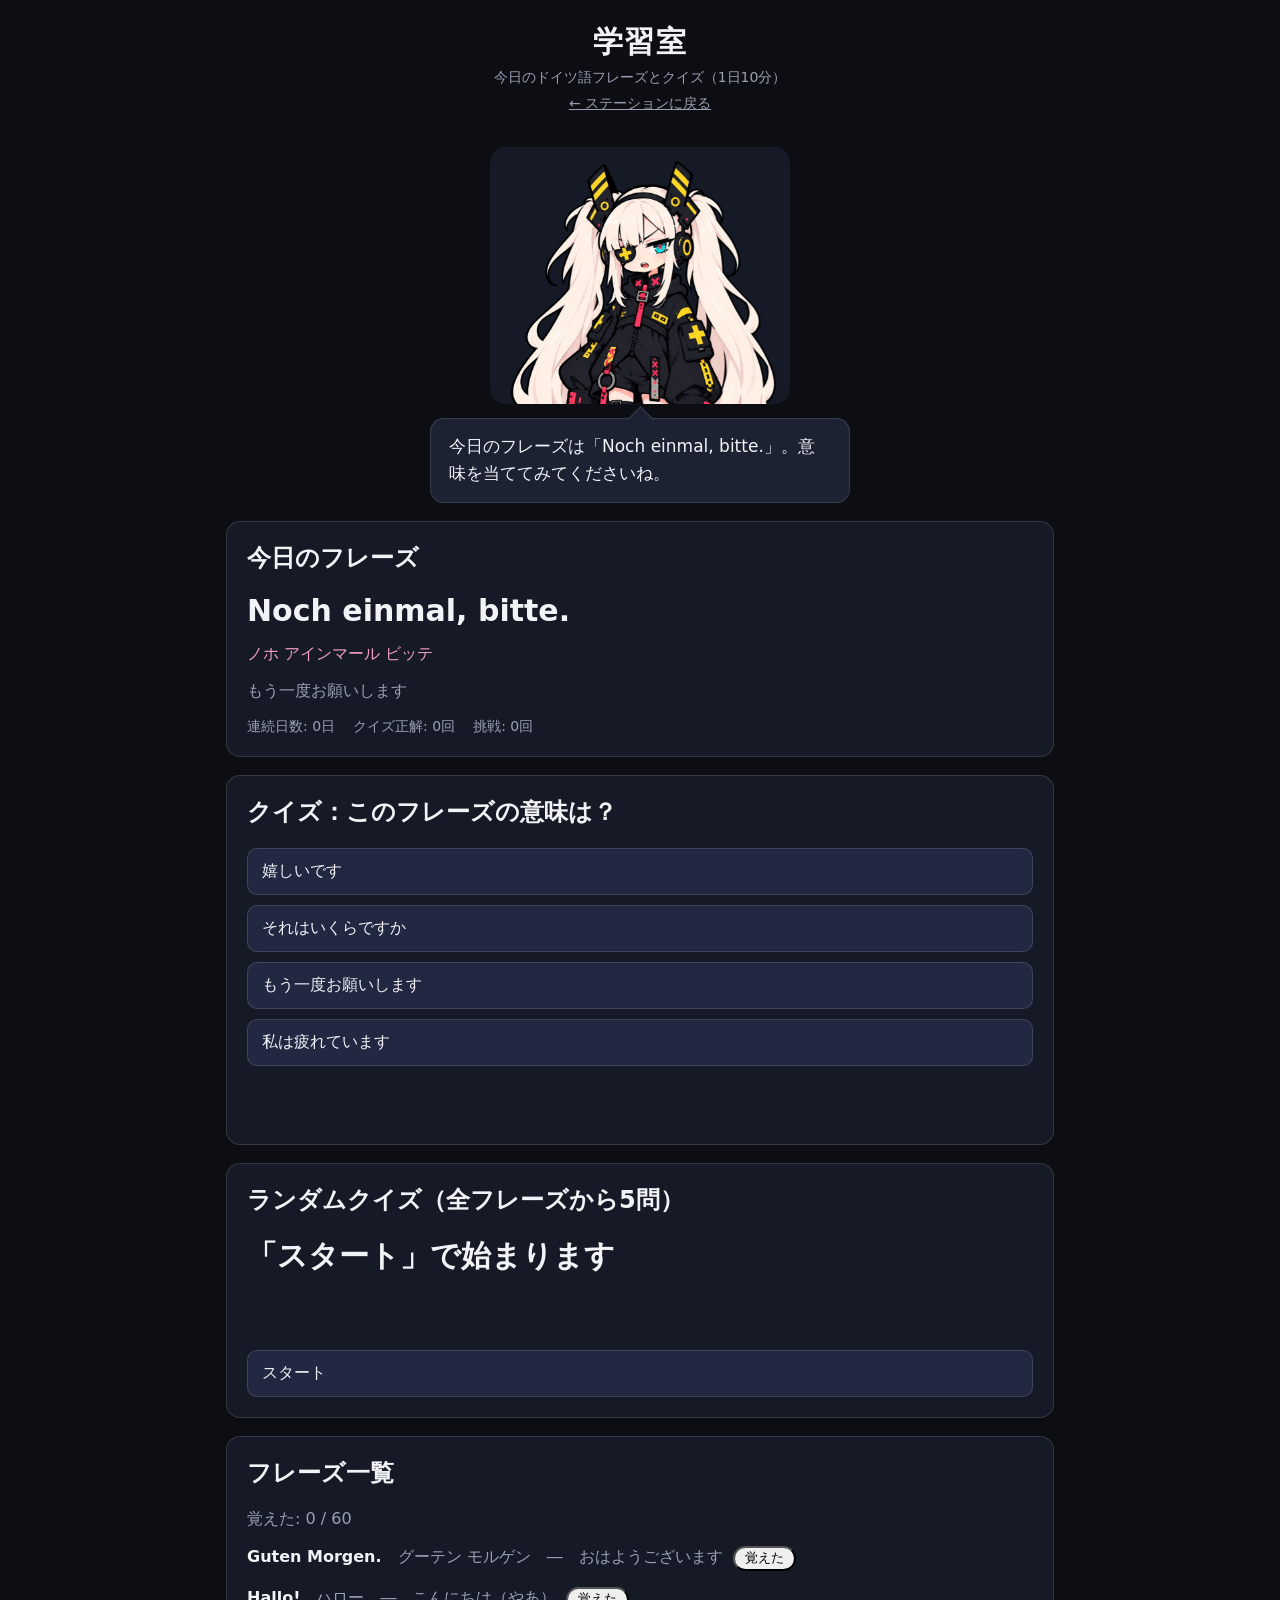
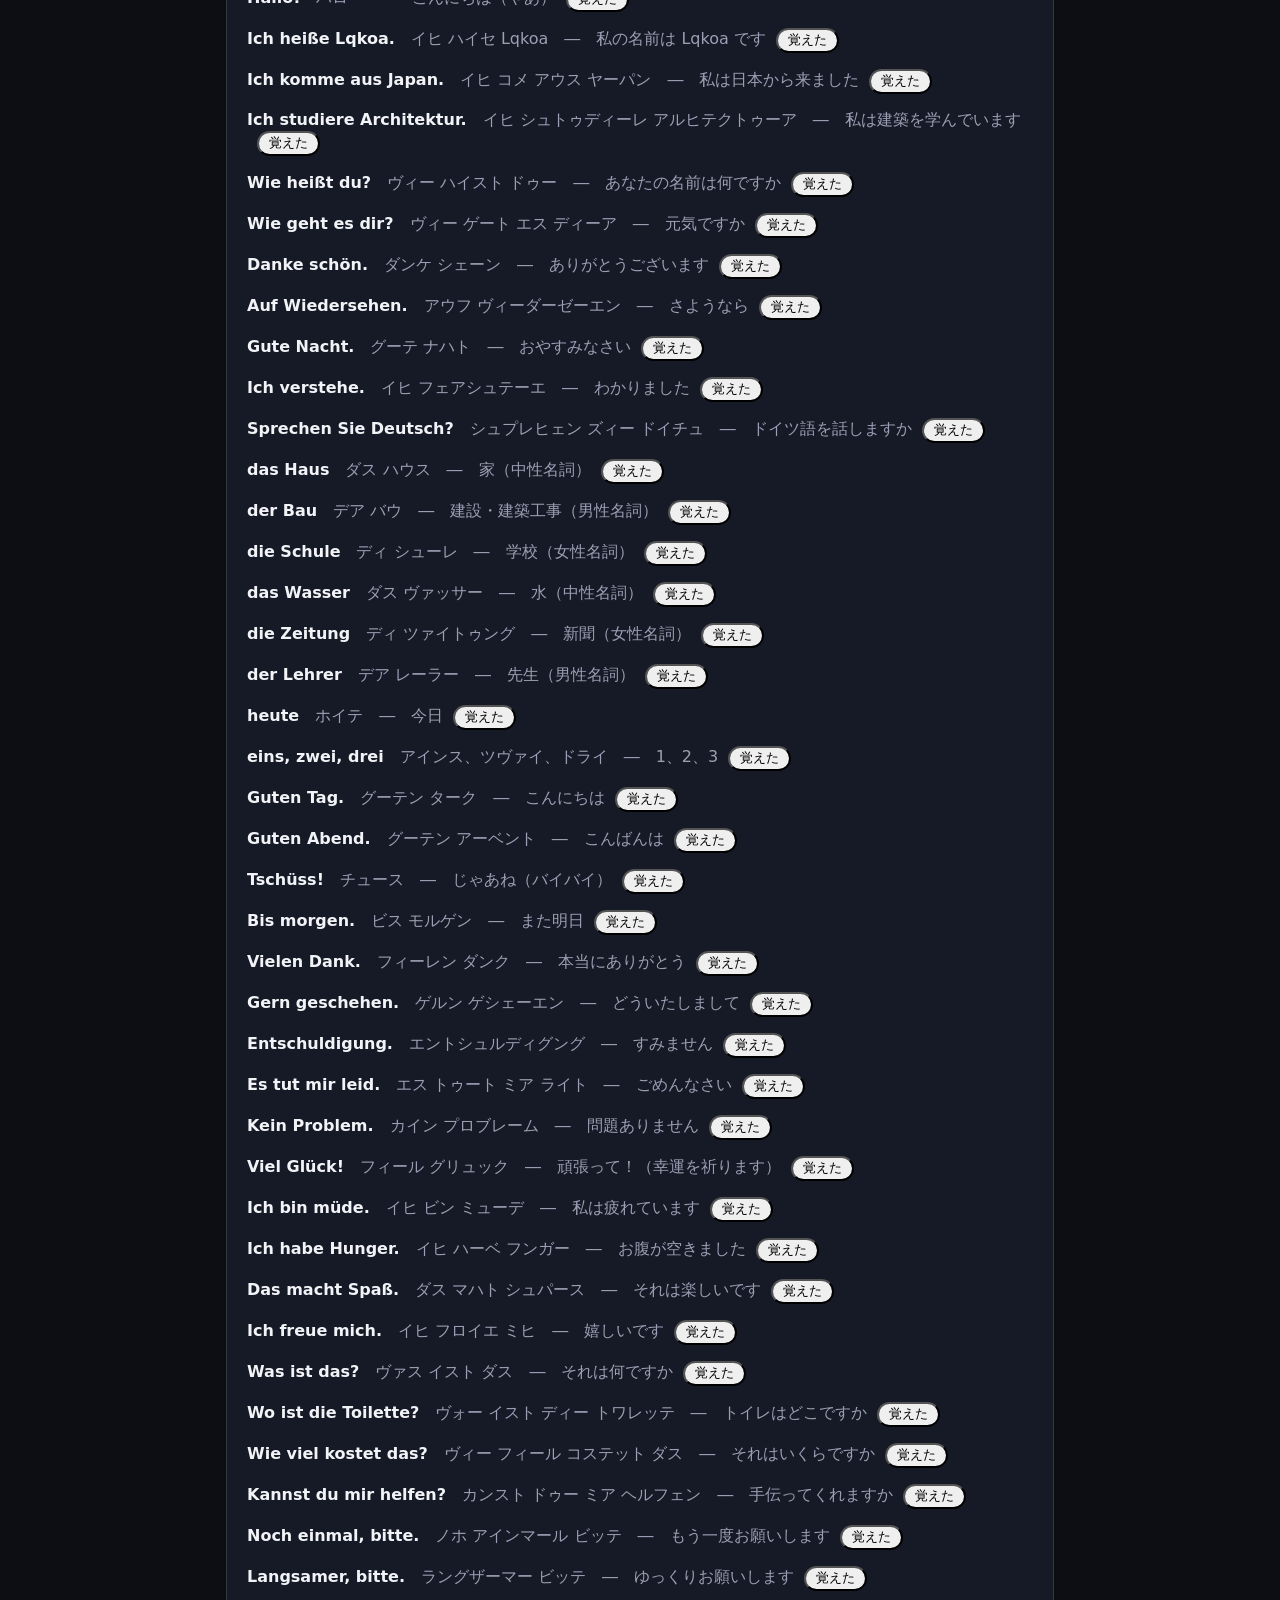
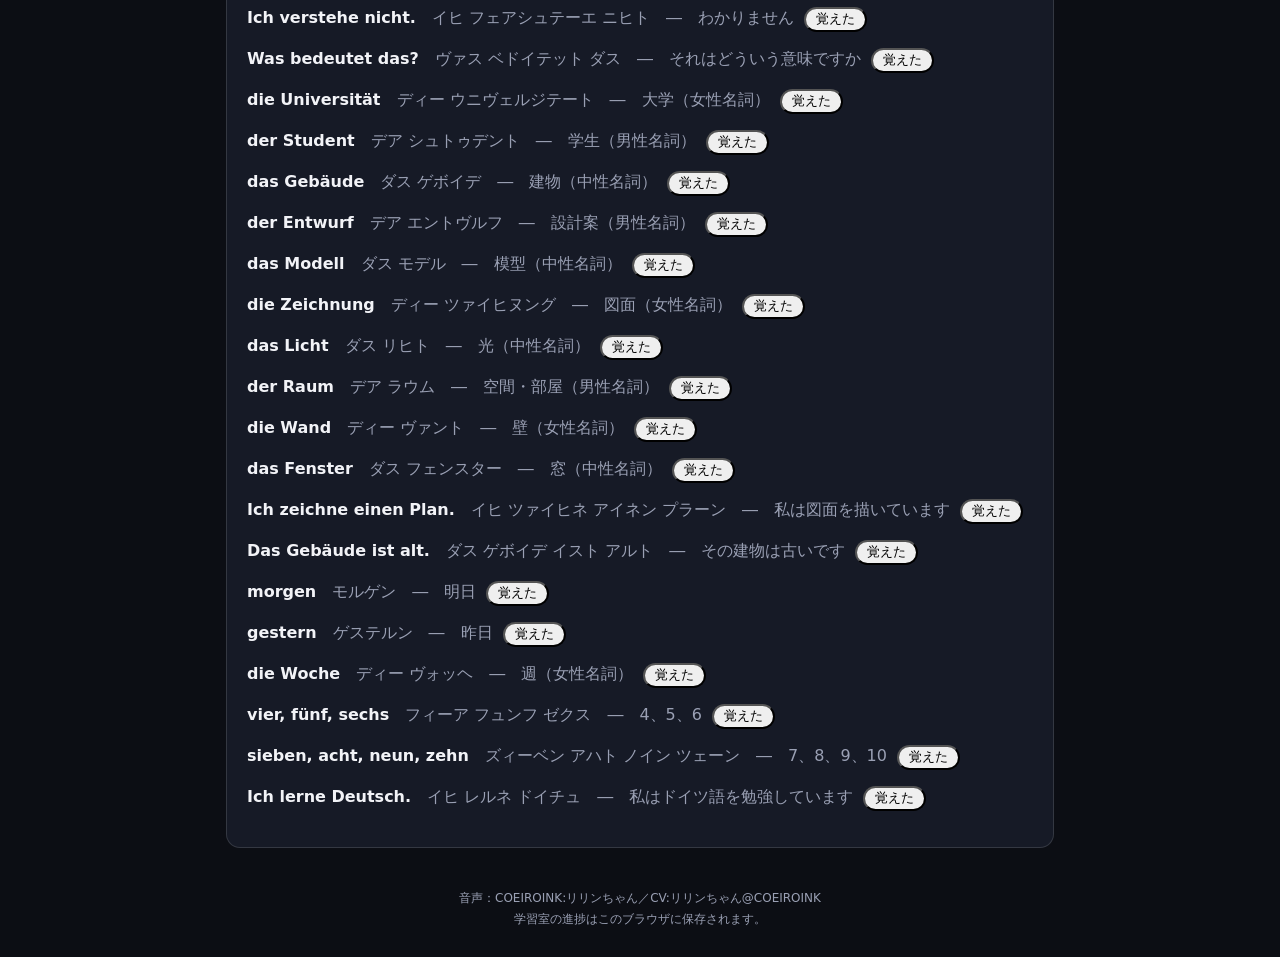
<file: study/index.html>
<!doctype html>
<html lang="ja">
<head>
<meta charset="utf-8">
<meta name="viewport" content="width=device-width, initial-scale=1">
<title>学習室｜リリン・ステーション</title>
<link rel="stylesheet" href="../assets/site.css">
</head>
<body>
<header class="top">
  <h1>学習室</h1>
  <p>今日のドイツ語フレーズとクイズ（1日10分）</p>
  <a class="backlink" href="../">← ステーションに戻る</a>
</header>
<div class="wrap">
  <div class="stagebox" id="stage" style="max-width:300px"></div>
  <div class="bubble" id="bubble" style="max-width:420px">……</div>

  <section class="card" id="phrase-card">
    <h2>今日のフレーズ</h2>
    <p class="big-de" id="p-de">…</p>
    <p class="reading" id="p-reading"></p>
    <p class="meaning" id="p-ja"></p>
    <div class="stats" id="stats"></div>
  </section>

  <section class="card">
    <h2>クイズ：このフレーズの意味は？</h2>
    <div class="choices" id="choices"></div>
    <p id="result" style="min-height:1.6em"></p>
  </section>

  <section class="card">
    <h2>ランダムクイズ（全フレーズから5問）</h2>
    <p class="big-de" id="rq-de">「スタート」で始まります</p>
    <p class="reading" id="rq-reading"></p>
    <div class="choices" id="rq-choices"></div>
    <p id="rq-result" style="min-height:1.6em"></p>
    <div class="choices"><button id="rq-start">スタート</button></div>
  </section>

  <section class="card">
    <h2>フレーズ一覧</h2>
    <p id="learned-count" style="color:var(--muted)"></p>
    <div id="list"></div>
  </section>
</div>
<footer>
  音声：COEIROINK:リリンちゃん／CV:リリンちゃん@COEIROINK<br>
  学習室の進捗はこのブラウザに保存されます。
</footer>
<script src="../assets/character.js"></script>
<script>
const KEY = "lilin-study-v1";
function loadStats() { try { return JSON.parse(localStorage.getItem(KEY)) || {}; } catch { return {}; } }
function saveStats(s) { localStorage.setItem(KEY, JSON.stringify(s)); }
function todayStr() { const d = new Date(); return d.getFullYear() + "-" + String(d.getMonth()+1).padStart(2,"0") + "-" + String(d.getDate()).padStart(2,"0"); }
function ordinal() { const d = new Date(); return Math.floor((d - new Date(d.getFullYear(),0,0)) / 86400000); }

(async () => {
  const phrases = await (await fetch("phrases.json")).json();
  const stage = await createLilinStage(document.getElementById("stage"), "../character/");
  const bubble = document.getElementById("bubble");
  const say = (t) => { bubble.textContent = t; stage.talk(Math.min(3200, 600 + t.length * 80)); };

  const idx = ordinal() % phrases.length;
  const today = phrases[idx];
  document.getElementById("p-de").textContent = today.de;
  document.getElementById("p-reading").textContent = today.reading;
  document.getElementById("p-ja").textContent = today.ja;

  const statsEl = document.getElementById("stats");
  function renderStats() {
    const s = loadStats();
    statsEl.innerHTML = "";
    const a = document.createElement("span"); a.textContent = "連続日数: " + (s.streak || 0) + "日";
    const b = document.createElement("span"); b.textContent = "クイズ正解: " + (s.correct || 0) + "回";
    const c = document.createElement("span"); c.textContent = "挑戦: " + (s.attempts || 0) + "回";
    statsEl.append(a, b, c);
  }
  renderStats();
  say("今日のフレーズは「" + today.de + "」。意味を当ててみてくださいね。");

  // deterministic 4 choices: today + 3 others
  const others = phrases.map((p, i) => i).filter(i => i !== idx);
  const picks = [idx];
  for (let k = 0; picks.length < 4; k++) picks.push(others[(idx * 7 + k * 3) % others.length]);
  const shuffled = picks.map((v, i) => [((idx + i * 5) % 4), v]).sort((a, b) => a[0] - b[0]).map(x => x[1]);
  const choicesEl = document.getElementById("choices");
  const resultEl = document.getElementById("result");
  let done = false;
  for (const ci of shuffled) {
    const btn = document.createElement("button");
    btn.textContent = phrases[ci].ja;
    btn.addEventListener("click", () => {
      if (done) return;
      const s = loadStats();
      s.attempts = (s.attempts || 0) + 1;
      if (ci === idx) {
        done = true;
        btn.classList.add("right");
        s.correct = (s.correct || 0) + 1;
        const t = todayStr();
        if (s.lastCorrectDay !== t) {
          const y = new Date(); y.setDate(y.getDate() - 1);
          const yStr = y.getFullYear() + "-" + String(y.getMonth()+1).padStart(2,"0") + "-" + String(y.getDate()).padStart(2,"0");
          s.streak = s.lastCorrectDay === yStr ? (s.streak || 0) + 1 : 1;
          s.lastCorrectDay = t;
        }
        saveStats(s);
        resultEl.textContent = "正解！ 「" + today.de + "」は「" + today.ja + "」です。";
        say("正解です！ その調子ですよ。");
        stage.smile(2000);
      } else {
        btn.classList.add("wrong");
        btn.disabled = true;
        resultEl.textContent = "惜しい、もう一度考えてみてください。";
        say("惜しいです。ヒントは読み方にありますよ。");
        saveStats(s);
      }
      renderStats();
    });
    choicesEl.appendChild(btn);
  }

  // ---- ランダムクイズ（5問） ----
  const rqDe = document.getElementById("rq-de");
  const rqReading = document.getElementById("rq-reading");
  const rqChoices = document.getElementById("rq-choices");
  const rqResult = document.getElementById("rq-result");
  const rqStart = document.getElementById("rq-start");
  let rq = null;
  function rqAsk() {
    const p = phrases[rq.order[rq.pos]];
    rqDe.textContent = p.de;
    rqReading.textContent = p.reading;
    rqResult.textContent = "第" + (rq.pos + 1) + "問 ／ 5問中 " + rq.score + " 問正解";
    rqChoices.innerHTML = "";
    const opts = [rq.order[rq.pos]];
    while (opts.length < 4) {
      const r = Math.floor(Math.random() * phrases.length);
      if (!opts.includes(r)) opts.push(r);
    }
    opts.sort(() => Math.random() - 0.5);
    let locked = false;
    for (const oi of opts) {
      const btn = document.createElement("button");
      btn.textContent = phrases[oi].ja;
      btn.addEventListener("click", () => {
        if (locked) return;
        locked = true;
        const s = loadStats();
        s.attempts = (s.attempts || 0) + 1;
        if (oi === rq.order[rq.pos]) {
          btn.classList.add("right");
          rq.score++;
          s.correct = (s.correct || 0) + 1;
          rqResult.textContent = "正解！";
        } else {
          btn.classList.add("wrong");
          rqResult.textContent = "正解は「" + p.ja + "」でした。";
        }
        saveStats(s);
        renderStats();
        rq.pos++;
        setTimeout(() => {
          if (rq.pos < rq.order.length) rqAsk();
          else {
            rqDe.textContent = "おつかれさまでした";
            rqReading.textContent = "";
            rqChoices.innerHTML = "";
            rqResult.textContent = "結果：5問中 " + rq.score + " 問正解！";
            say(rq.score >= 4 ? "すごいです！ ほぼ完璧ですね。" : "おつかれさまです。復習してもう一度どうぞ。");
            if (rq.score >= 4) stage.smile(2000);
            rqStart.textContent = "もう一度";
            rq = null;
          }
        }, 1100);
      });
      rqChoices.appendChild(btn);
    }
  }
  rqStart.addEventListener("click", () => {
    const order = phrases.map((_, i) => i).sort(() => Math.random() - 0.5).slice(0, 5);
    rq = { order, pos: 0, score: 0 };
    rqStart.textContent = "挑戦中…";
    say("ランダムクイズです。全フレーズから5問出しますね。");
    rqAsk();
  });

  // ---- フレーズ一覧＋「覚えた」チェック ----
  const learnedCount = document.getElementById("learned-count");
  const learned = new Set(loadStats().learned || []);
  function renderLearned() {
    learnedCount.textContent = "覚えた: " + learned.size + " / " + phrases.length;
  }
  renderLearned();
  const list = document.getElementById("list");
  for (const p of phrases) {
    const row = document.createElement("p");
    row.innerHTML = "";
    const b = document.createElement("strong"); b.textContent = p.de;
    const span = document.createElement("span"); span.style.color = "var(--muted)";
    span.textContent = "　" + p.reading + "　―　" + p.ja;
    const btn = document.createElement("button");
    btn.style.cssText = "margin-left:10px;font-size:12.5px;padding:2px 10px;border-radius:999px;cursor:pointer";
    const paint = () => { btn.textContent = learned.has(p.de) ? "✓ 覚えた" : "覚えた"; };
    paint();
    btn.addEventListener("click", () => {
      if (learned.has(p.de)) learned.delete(p.de); else learned.add(p.de);
      const s = loadStats();
      s.learned = [...learned];
      saveStats(s);
      paint();
      renderLearned();
    });
    row.append(b, span, btn);
    list.appendChild(row);
  }
})();
</script>
</body>
</html>
</file>
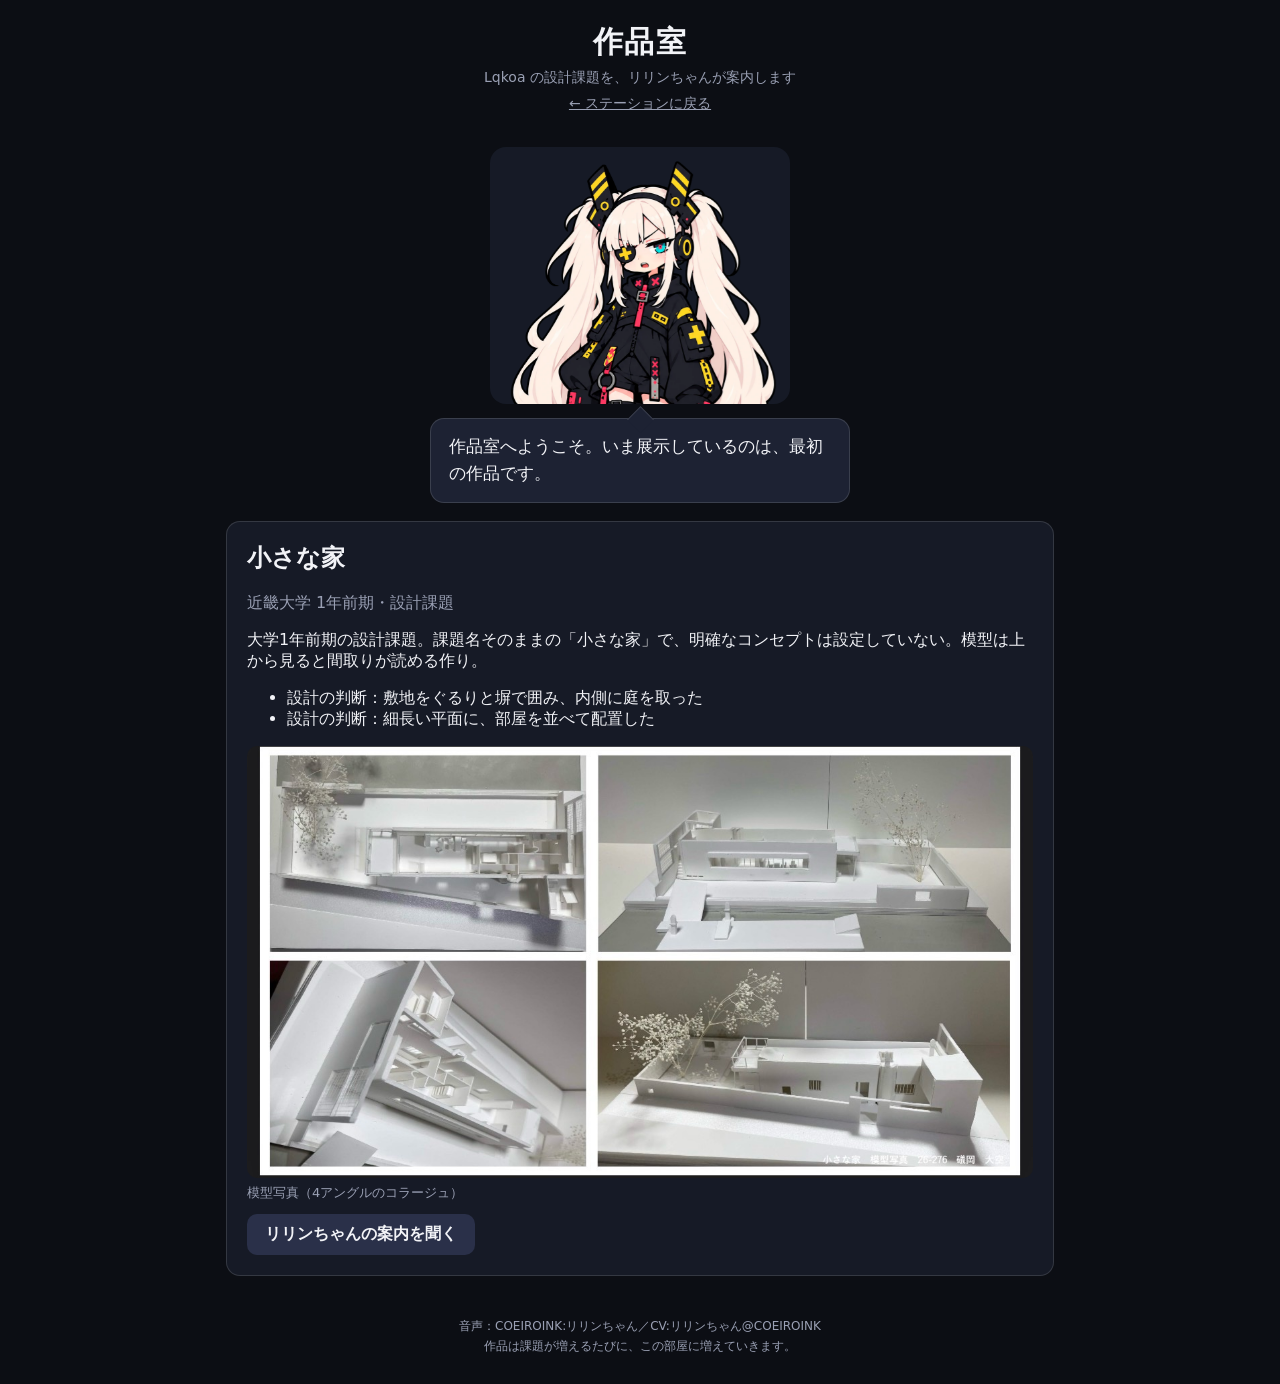
<file: works/index.html>
<!doctype html>
<html lang="ja">
<head>
<meta charset="utf-8">
<meta name="viewport" content="width=device-width, initial-scale=1">
<title>作品室｜リリン・ステーション</title>
<link rel="stylesheet" href="../assets/site.css">
</head>
<body>
<header class="top">
  <h1>作品室</h1>
  <p>Lqkoa の設計課題を、リリンちゃんが案内します</p>
  <a class="backlink" href="../">← ステーションに戻る</a>
</header>
<div class="wrap">
  <div class="stagebox" id="stage" style="max-width:300px"></div>
  <div class="bubble" id="bubble" style="max-width:420px">……</div>
  <div id="works"></div>
</div>
<footer>
  音声：COEIROINK:リリンちゃん／CV:リリンちゃん@COEIROINK<br>
  作品は課題が増えるたびに、この部屋に増えていきます。
</footer>
<dialog id="lightbox"><img id="lightbox-img" alt=""></dialog>
<script src="../assets/character.js"></script>
<script>
(async () => {
  const works = await (await fetch("works.json")).json();
  const stage = await createLilinStage(document.getElementById("stage"), "../character/");
  const bubble = document.getElementById("bubble");
  const say = (t) => { bubble.textContent = t; stage.talk(Math.min(3600, 600 + t.length * 80)); };
  say("作品室へようこそ。いま展示しているのは、最初の作品です。");

  const root = document.getElementById("works");
  const dialog = document.getElementById("lightbox");
  const dialogImg = document.getElementById("lightbox-img");
  dialog.addEventListener("click", () => dialog.close());

  for (const w of works) {
    const card = document.createElement("section");
    card.className = "card";
    const h = document.createElement("h2"); h.textContent = w.title;
    const meta = document.createElement("p"); meta.className = "meaning"; meta.textContent = w.meta;
    const desc = document.createElement("p"); desc.textContent = w.description;
    card.append(h, meta, desc);
    if (w.decisions && w.decisions.length) {
      const ul = document.createElement("ul");
      for (const d of w.decisions) { const li = document.createElement("li"); li.textContent = "設計の判断：" + d; ul.appendChild(li); }
      card.appendChild(ul);
    }
    const gal = document.createElement("div"); gal.className = "gallery";
    for (const im of w.images) {
      const fig = document.createElement("figure");
      const img = document.createElement("img"); img.src = im.src; img.alt = im.caption; img.loading = "lazy";
      img.addEventListener("click", () => { dialogImg.src = im.src; dialog.showModal(); });
      const cap = document.createElement("figcaption"); cap.textContent = im.caption;
      fig.append(img, cap);
      gal.appendChild(fig);
    }
    card.appendChild(gal);
    const btn = document.createElement("button");
    btn.className = "btn sub"; btn.textContent = "リリンちゃんの案内を聞く";
    btn.style.marginTop = "12px";
    btn.addEventListener("click", () => {
      const line = (w.guide_lines || ["この作品です。"])[Math.floor(Math.random() * (w.guide_lines || [""]).length)];
      say(line); stage.smile(1400);
    });
    card.appendChild(btn);
    root.appendChild(card);
  }
})();
</script>
</body>
</html>
</file>
<file: assets/site.css>
:root{
  --ink:#0c0e14; --panel:#161a26; --text:#f2f3f7; --muted:#9aa0b4;
  --teal:#3fe0dc; --pink:#f2a0c4; --yellow:#ffd028; --line:rgba(255,255,255,.13);
}
*{box-sizing:border-box}
body{margin:0;background:var(--ink);color:var(--text);font-family:"Hiragino Kaku Gothic ProN","Noto Sans JP",system-ui,sans-serif}
a{color:inherit}
header.top{padding:22px 20px 6px;text-align:center}
header.top h1{margin:0;font-size:30px;letter-spacing:.04em}
header.top p{margin:6px 0 0;color:var(--muted);font-size:14px}
.wrap{max-width:860px;margin:0 auto;padding:14px 16px 40px}
.stagebox{position:relative;max-width:520px;margin:14px auto 0}
.lilin-stage{position:relative;width:100%;aspect-ratio:896/768;border-radius:16px;overflow:hidden}
.lilin-body{position:absolute;inset:0;animation:lilin-life 8s ease-in-out infinite;will-change:transform}
@keyframes lilin-life{0%,100%{transform:translateY(0) rotate(0deg) scale(1)}
  25%{transform:translateY(-3px) rotate(.35deg) scale(1.005)}
  50%{transform:translateY(-5px) rotate(0deg) scale(1.008)}
  75%{transform:translateY(-3px) rotate(-.35deg) scale(1.005)}}
.lilin-stage.hop{animation:hop .45s ease-out}
@keyframes hop{0%{transform:translateY(0)}30%{transform:translateY(-10px)}60%{transform:translateY(0)}80%{transform:translateY(-3px)}}
.lilin-base{position:absolute;inset:0;width:100%;height:100%;object-fit:cover}
.lilin-part{position:absolute;height:auto;transition:opacity .05s}
.bubble{position:relative;max-width:520px;margin:14px auto 0;background:#1d2233;border:1px solid var(--line);
  border-radius:14px;padding:14px 18px;font-size:17px;line-height:1.6;min-height:60px}
.bubble::before{content:"";position:absolute;top:-9px;left:50%;margin-left:-9px;width:18px;height:18px;
  background:#1d2233;border-left:1px solid var(--line);border-top:1px solid var(--line);transform:rotate(45deg)}
.rooms{display:grid;grid-template-columns:repeat(auto-fit,minmax(230px,1fr));gap:14px;margin-top:26px}
.room{display:block;text-decoration:none;background:var(--panel);border:1px solid var(--line);border-radius:14px;
  padding:18px;transition:transform .15s,border-color .15s}
.room:hover{transform:translateY(-3px);border-color:var(--teal)}
.room h2{margin:0 0 6px;font-size:20px}
.room p{margin:0;color:var(--muted);font-size:14px;line-height:1.6}
.room .icon{font-size:28px;display:block;margin-bottom:8px}
footer{max-width:860px;margin:0 auto;padding:0 16px 28px;color:var(--muted);font-size:12px;line-height:1.7;text-align:center}
button{font:inherit;cursor:pointer}
.btn{background:var(--teal);color:#062a29;border:none;border-radius:10px;padding:10px 18px;font-weight:700}
.btn.sub{background:#2a3049;color:var(--text)}
.card{background:var(--panel);border:1px solid var(--line);border-radius:14px;padding:20px;margin-top:18px}
.card h2{margin-top:0}
.choices{display:grid;gap:10px;margin-top:14px}
.choices button{background:#232842;color:var(--text);border:1px solid var(--line);border-radius:10px;
  padding:12px 14px;text-align:left;font-size:16px}
.choices button:hover{border-color:var(--pink)}
.choices button.right{border-color:var(--teal);background:rgba(63,224,220,.15)}
.choices button.wrong{border-color:var(--yellow);background:rgba(255,208,40,.12)}
.big-de{font-size:30px;font-weight:700;margin:4px 0}
.reading{color:var(--pink);font-size:16px}
.meaning{color:var(--muted);font-size:16px}
.stats{display:flex;gap:18px;color:var(--muted);font-size:14px;margin-top:12px;flex-wrap:wrap}
.gallery{display:grid;grid-template-columns:repeat(auto-fit,minmax(240px,1fr));gap:14px;margin-top:16px}
.gallery figure{margin:0}
.gallery img{width:100%;border-radius:10px;display:block}
.gallery figcaption{color:var(--muted);font-size:13px;margin-top:6px}
dialog#lightbox{border:none;background:transparent;padding:0;max-width:94vw}
dialog#lightbox img{width:100%;border-radius:10px}
dialog#lightbox::backdrop{background:rgba(0,0,0,.8)}
.backlink{display:inline-block;margin-top:8px;color:var(--muted);font-size:14px}
</file>
